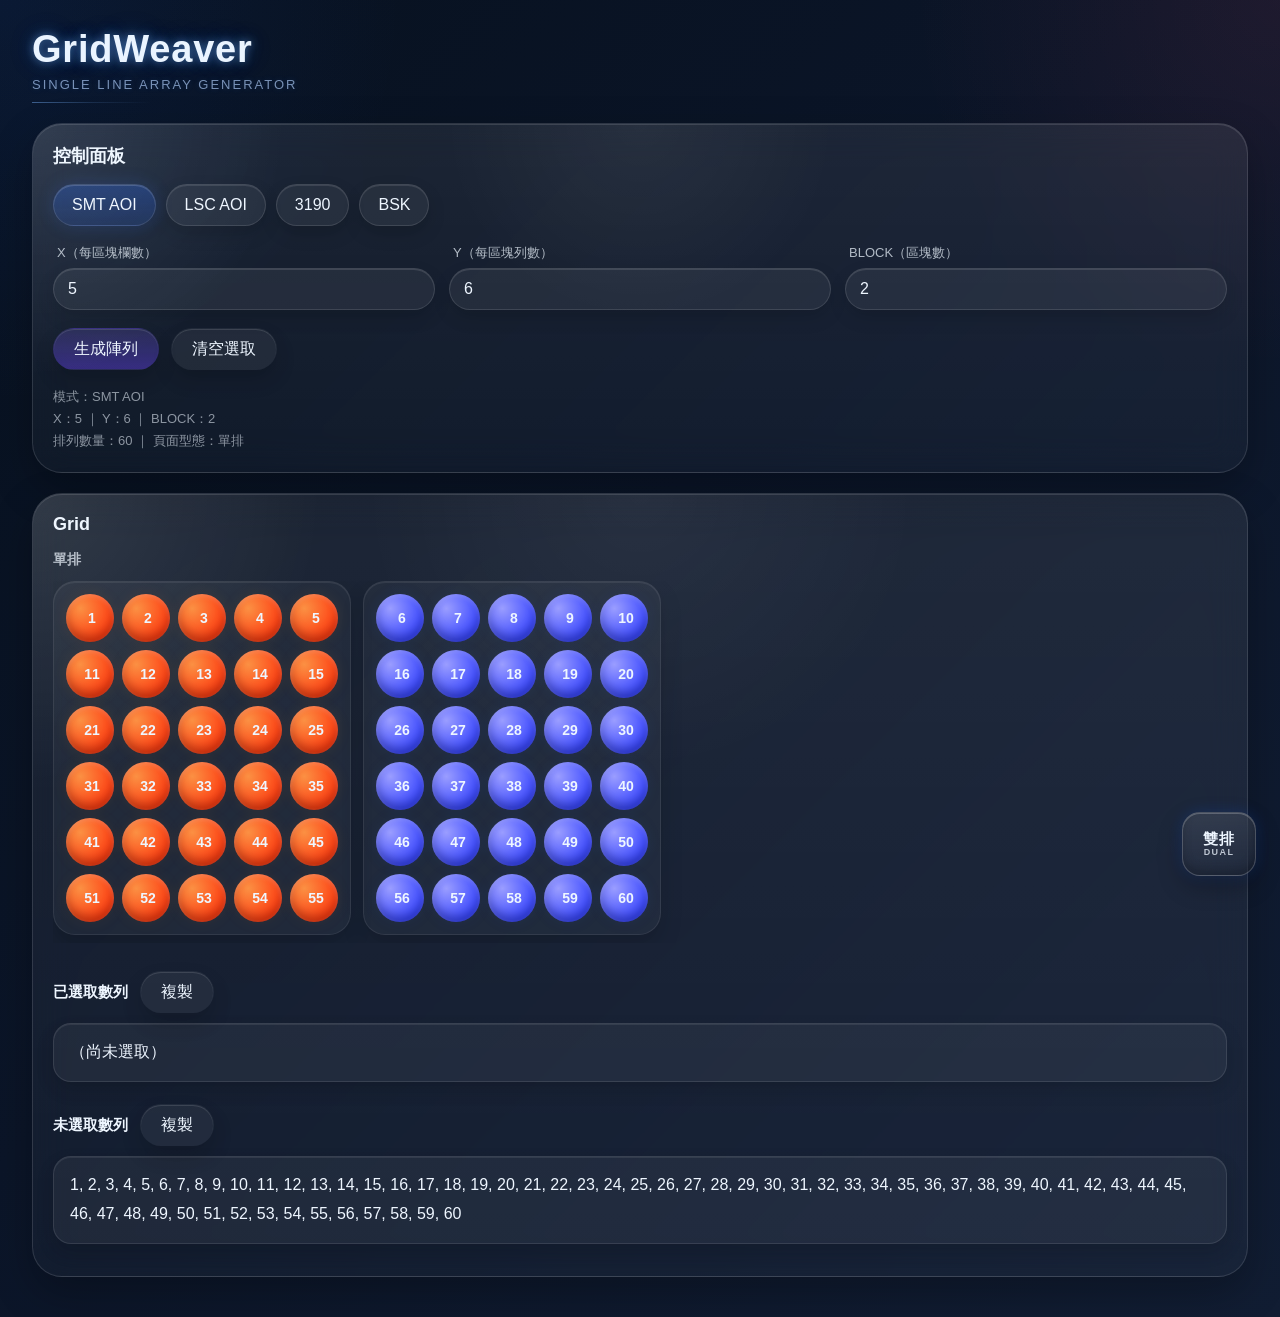
<file: index.html>
<!DOCTYPE html>
<html lang="zh-Hant">
<head>
  <meta charset="UTF-8" />
  <meta name="viewport" content="width=device-width, initial-scale=1.0" />
  <title>GridWeaver | 單排</title>
  <link rel="stylesheet" href="style.css" />
  <link rel="icon" type="image/png" href="GridWeaverICON.png">
</head>
<body data-page="single">
  <button class="floating-switch" id="pageSwitchBtn" type="button">
    <div class="main-text">雙排</div>
    <div class="sub-text">DUAL</div>
  </button>

  <div class="app-shell">
    <header class="topbar">
      <div>
        <h1>GridWeaver</h1>
        <p class="subtitle">Single Line Array Generator</p>
      </div>
    </header>

    <main class="main-layout">
      <section class="control-panel glass-card">
        <div class="panel-title">控制面板</div>

        <div class="tabs" id="modeTabs">
          <button class="tab-btn active" type="button" data-mode="SMT_AOI">SMT AOI</button>
          <button class="tab-btn" type="button" data-mode="LSC_AOI">LSC AOI</button>
          <button class="tab-btn" type="button" data-mode="AOI_3190">3190</button>
          <button class="tab-btn" type="button" data-mode="BSK">BSK</button>
          <button class="tab-btn" type="button" data-mode="AOI_2900"  hidden>2900 AOI</button>
        </div>

        <div class="input-grid">
          <div class="field">
            <label for="xInput">X（每區塊欄數）</label>
            <input id="xInput" type="number" min="1" value="5" />
          </div>

          <div class="field">
            <label for="yInput">Y（每區塊列數）</label>
            <input id="yInput" type="number" min="1" value="6" />
          </div>

          <div class="field">
            <label for="blockInput">BLOCK（區塊數）</label>
            <input id="blockInput" type="number" min="1" value="2" />
          </div>
        </div>

        <div class="action-row">
          <button id="generateBtn" type="button">生成陣列</button>
          <button id="clearBtn" type="button" class="ghost-btn">清空選取</button>
        </div>

        <div class="meta-info" id="metaInfo"></div>
      </section>

      <section class="result-panel glass-card">
        <div class="panel-title">Grid</div>
        <div class="grid-board" id="gridBoard"></div>

        <div class="result-section">
          <div class="result-header">
            <div class="result-title">已選取數列</div>
            <button id="copySelectedBtn" type="button" class="ghost-btn">複製</button>
          </div>
          <div class="text-result" id="selectedResult">（尚未選取）</div>
        </div>

        <div class="result-section">
          <div class="result-header">
            <div class="result-title">未選取數列</div>
            <button id="copyRemainingBtn" type="button" class="ghost-btn">複製</button>
          </div>
          <div class="text-result" id="remainingResult">（尚未生成）</div>
        </div>

        <div class="copy-message" id="copyMessage"></div>
      </section>
    </main>
  </div>

  <script src="script.js"></script>
</body>
</html>
</file>
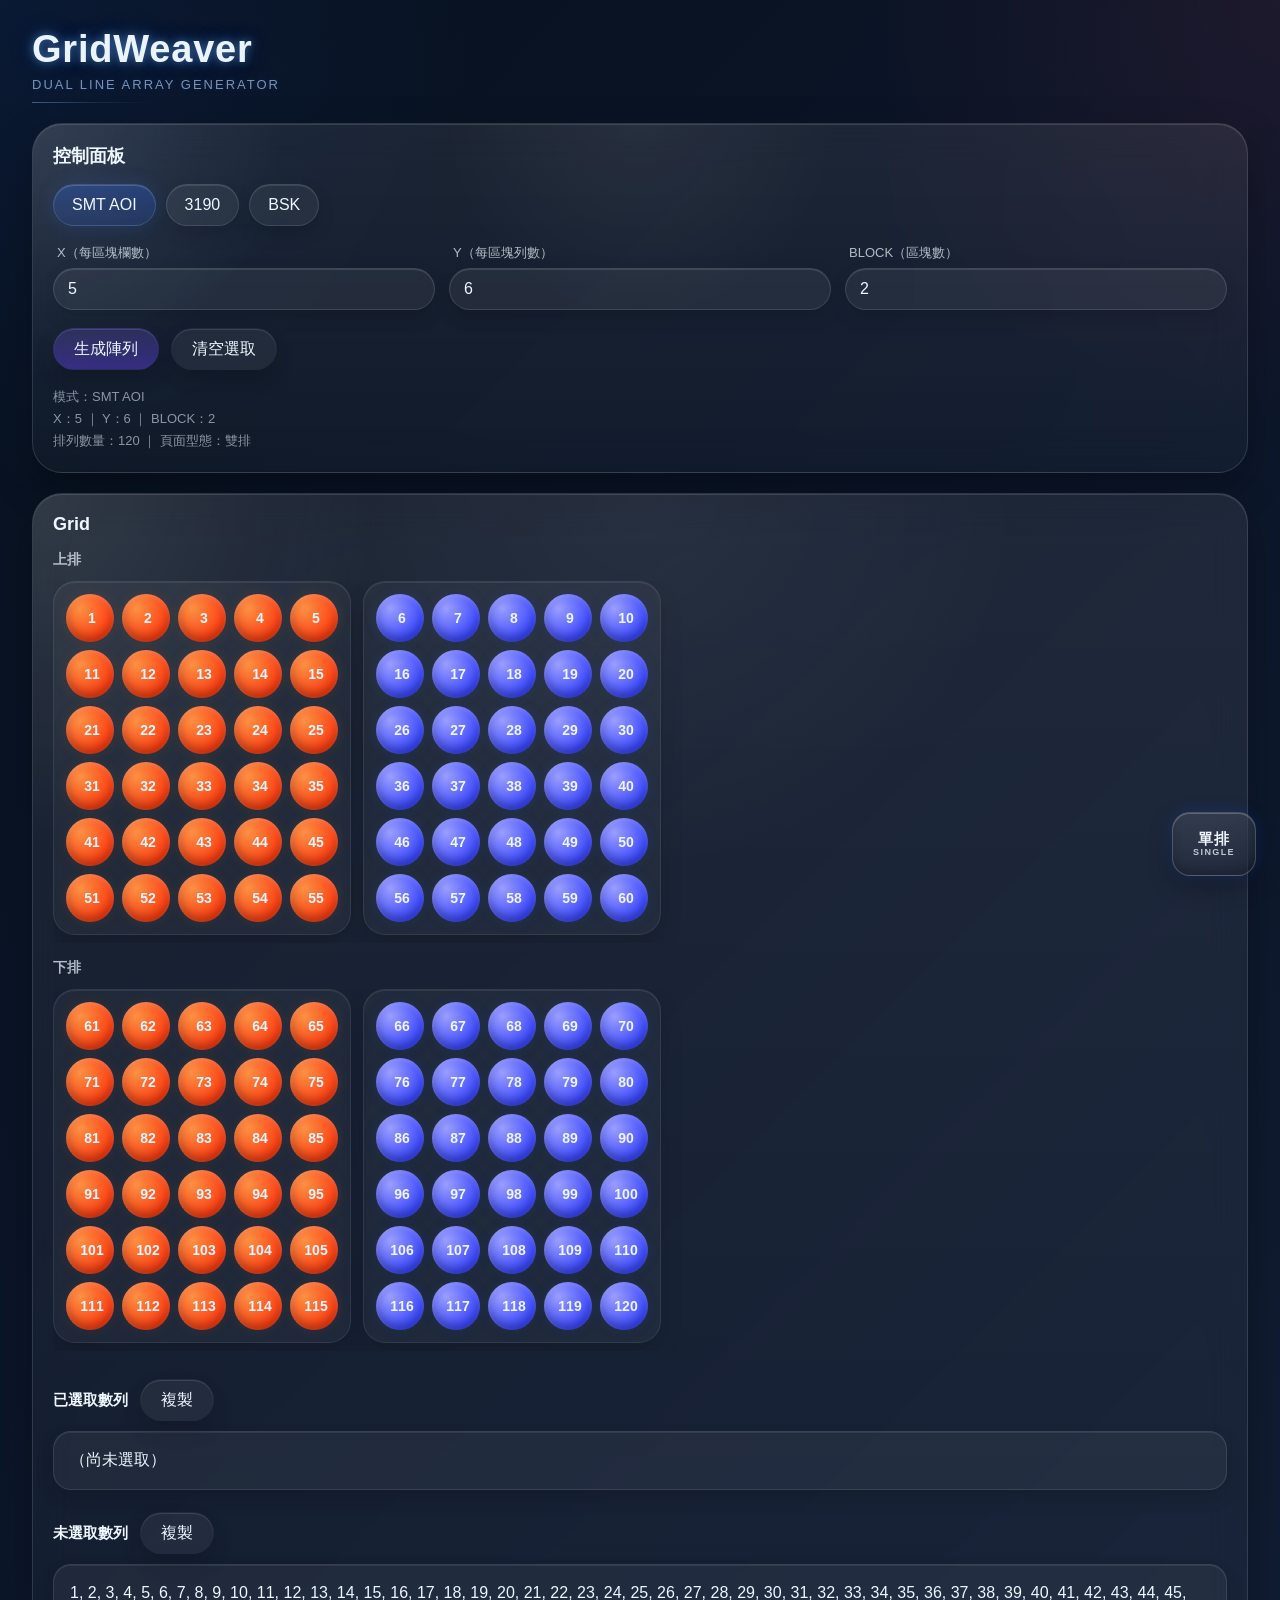
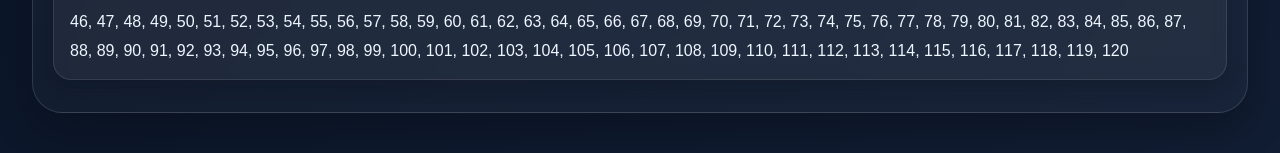
<file: dual.html>
<!DOCTYPE html>
<html lang="zh-Hant">
<head>
  <meta charset="UTF-8" />
  <meta name="viewport" content="width=device-width, initial-scale=1.0" />
  <title>GridWeaver | 雙排</title>
  <link rel="stylesheet" href="style.css" />
  <link rel="icon" type="image/png" href="GridWeaverICON.png">
</head>
<body data-page="dual">
  <button class="floating-switch" id="pageSwitchBtn" type="button">
    <div class="main-text">單排</div>
    <div class="sub-text">SINGLE</div>
  </button>

  <div class="app-shell">
    <header class="topbar">
      <div>
        <h1>GridWeaver</h1>
        <p class="subtitle">Dual Line Array Generator</p>
      </div>
    </header>

    <main class="main-layout">
      <section class="control-panel glass-card">
        <div class="panel-title">控制面板</div>

        <div class="tabs" id="modeTabs">
          <button class="tab-btn active" type="button" data-mode="SMT_AOI">SMT AOI</button>
          <button class="tab-btn" type="button" data-mode="LSC_AOI"  hidden>LSC AOI</button>
          <button class="tab-btn" type="button" data-mode="AOI_3190">3190</button>
          <button class="tab-btn" type="button" data-mode="BSK">BSK</button>
          <button class="tab-btn" type="button" data-mode="AOI_2900" hidden>2900 AOI</button>
        </div>

        <div class="input-grid">
          <div class="field">
            <label for="xInput">X（每區塊欄數）</label>
            <input id="xInput" type="number" min="1" value="5" />
          </div>

          <div class="field">
            <label for="yInput">Y（每區塊列數）</label>
            <input id="yInput" type="number" min="1" value="6" />
          </div>

          <div class="field">
            <label for="blockInput">BLOCK（區塊數）</label>
            <input id="blockInput" type="number" min="1" value="2" />
          </div>
        </div>

        <div class="action-row">
          <button id="generateBtn" type="button">生成陣列</button>
          <button id="clearBtn" type="button" class="ghost-btn">清空選取</button>
        </div>

        <div class="meta-info" id="metaInfo"></div>
      </section>

      <section class="result-panel glass-card">
        <div class="panel-title">Grid</div>
        <div class="grid-board dual-board" id="gridBoard"></div>

        <div class="result-section">
          <div class="result-header">
            <div class="result-title">已選取數列</div>
            <button id="copySelectedBtn" type="button" class="ghost-btn">複製</button>
          </div>
          <div class="text-result" id="selectedResult">（尚未選取）</div>
        </div>

        <div class="result-section">
          <div class="result-header">
            <div class="result-title">未選取數列</div>
            <button id="copyRemainingBtn" type="button" class="ghost-btn">複製</button>
          </div>
          <div class="text-result" id="remainingResult">（尚未生成）</div>
        </div>

        <div class="copy-message" id="copyMessage"></div>
      </section>
    </main>
  </div>

  <script src="script.js"></script>
</body>
</html>
</file>
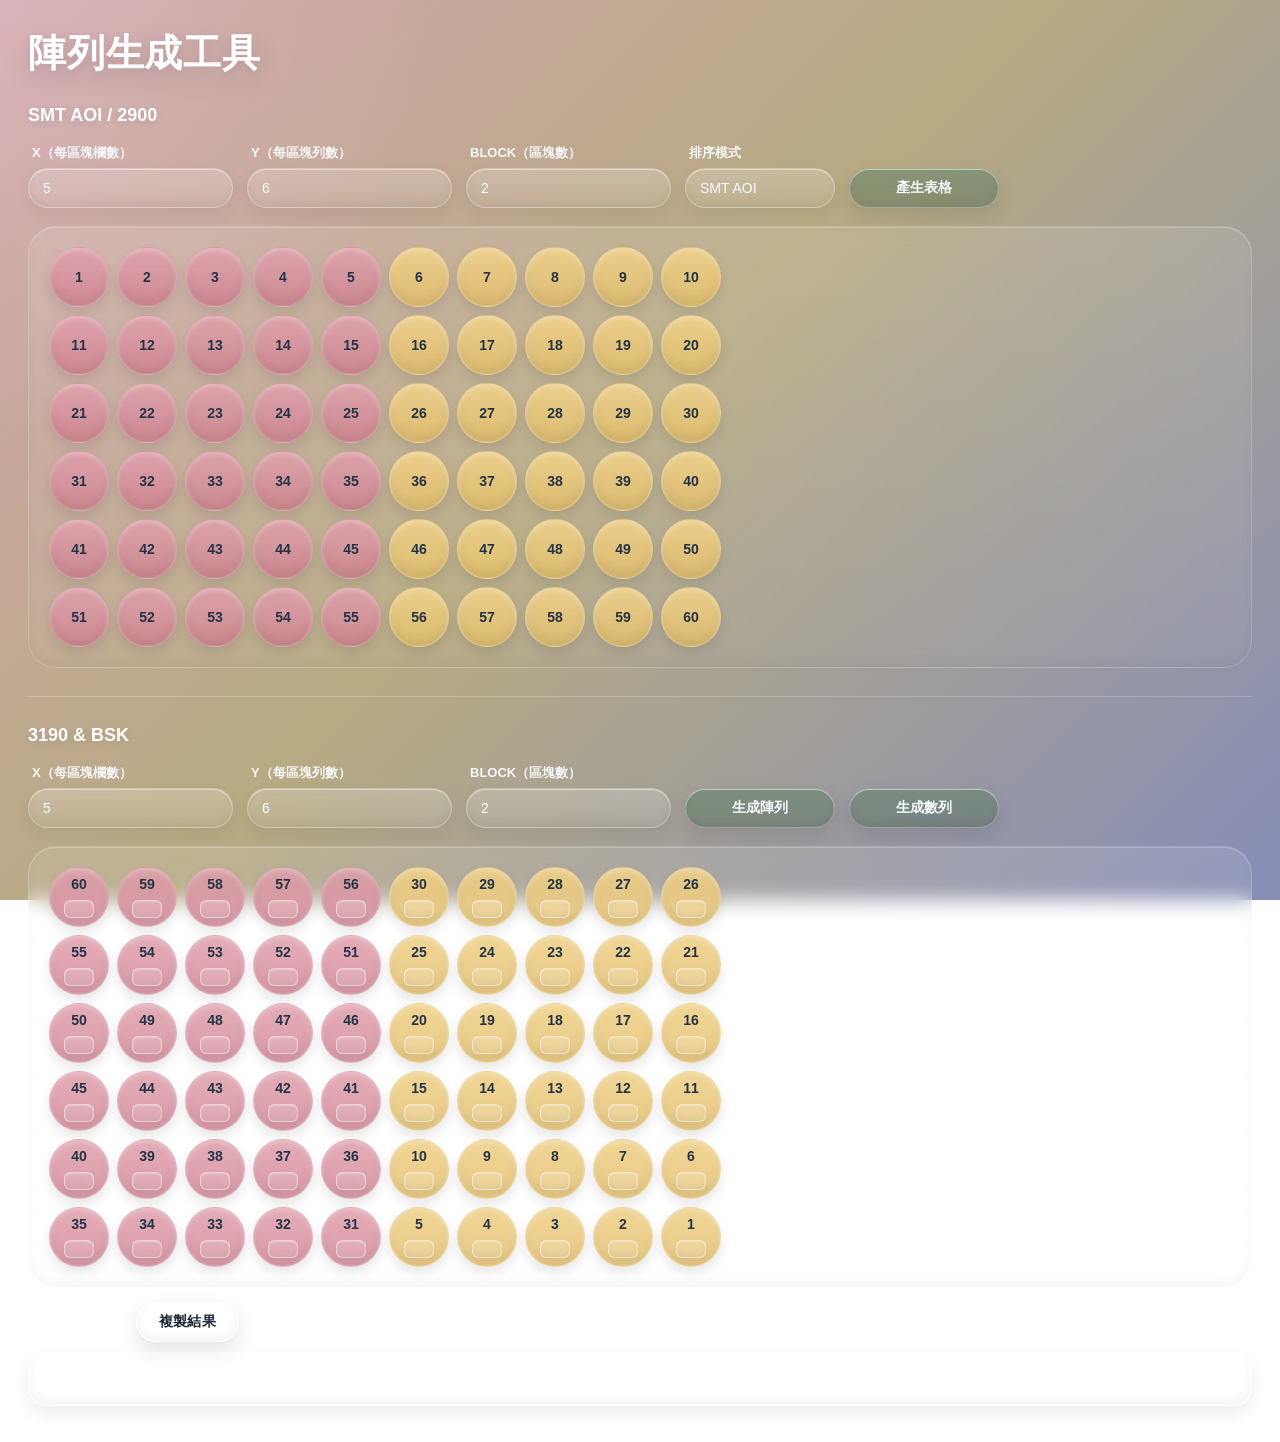
<file: OLD/GridWeaver.html>
<!DOCTYPE html>
<html lang="zh-Hant">
<head>
  <meta charset="UTF-8" />
  <meta name="viewport" content="width=device-width, initial-scale=1.0" />
  <title>GridWeaver</title>
  <link rel="stylesheet" href="style.css" />
</head>
<body>
<div class="page-container">
  <h1>陣列生成工具</h1>
  <div class="section-title">SMT AOI / 2900</div>

  <div class="controls">
    <div class="control-group">
      <label for="xInput">X（每區塊欄數）</label>
      <input type="number" id="xInput" min="1" value="5" />
    </div>

    <div class="control-group">
      <label for="yInput">Y（每區塊列數）</label>
      <input type="number" id="yInput" min="1" value="6" />
    </div>

    <div class="control-group">
      <label for="blockInput">BLOCK（區塊數）</label>
      <input type="number" id="blockInput" min="1" value="2" />
    </div>

    <div class="control-group">
      <label for="modeSelect">排序模式</label>
      <select id="modeSelect">
        <option value="SMT AOI">SMT AOI</option>
        <option value="2900">2900</option>
      </select>
    </div>

    <div class="control-group">
      <button id="generateBtn">產生表格</button>
    </div>
  </div>

  <div class="info" id="infoArea"></div>
  <div class="error" id="errorArea"></div>
  <div class="table-wrapper" id="tableContainer"></div>
  <hr />

  <div class="section-title">3190 &amp; BSK</div>

  <div class="controls">
    <div class="control-group">
      <label for="x3190Input">X（每區塊欄數）</label>
      <input type="number" id="x3190Input" min="1" value="5" />
    </div>

    <div class="control-group">
      <label for="y3190Input">Y（每區塊列數）</label>
      <input type="number" id="y3190Input" min="1" value="6" />
    </div>

    <div class="control-group">
      <label for="block3190Input">BLOCK（區塊數）</label>
      <input type="number" id="block3190Input" min="1" value="2" />
    </div>

    <div class="control-group">
      <button id="build3190Btn">生成陣列</button>
    </div>

    <div class="control-group">
      <button id="generate3190Btn">生成數列</button>
    </div>
  </div>

  <div class="info" id="info3190Area"></div>
  <div class="error" id="error3190Area"></div>
  <div class="table-wrapper" id="table3190Container"></div>

<div class="result-header">
  <div class="result-title">數列生成結果</div>
  <button id="copy3190Btn" type="button">複製結果</button>
</div>

<div id="result3190Container" class="text-result"></div>
<div id="copy3190Message" class="copy-message"></div>
</div>
  <script src="script.js"></script>
</body>
</html>
</file>
<file: style.css>
:root {
  --bg-main:
    radial-gradient(circle at top left, rgba(37, 99, 235, 0.10), transparent 22%),
    radial-gradient(circle at top right, rgba(255, 77, 109, 0.08), transparent 20%),
    linear-gradient(135deg, #07111f 0%, #0b1528 45%, #111d33 100%);

  --glass-1: rgba(255, 255, 255, 0.08);
  --glass-2: rgba(255, 255, 255, 0.03);
  --glass-border: rgba(255, 255, 255, 0.12);
  --glass-highlight: rgba(255, 255, 255, 0.14);

  --text-main: #eef6ff;
  --text-soft: rgba(238, 246, 255, 0.72);
  --text-muted: rgba(238, 246, 255, 0.56);

  --c-orange: #FF1F00;
  --c-blue: #1729ff;
  --c-green: #003112;
  --c-red: #FF0000;

  --radius-xl: 30px;
  --radius-lg: 24px;
  --radius-md: 18px;
  --radius-sm: 14px;
  --radius-pill: 999px;

  --shadow-card:
    0 16px 40px rgba(0, 0, 0, 0.26),
    inset 0 1px 0 rgba(255, 255, 255, 0.12);
}

* {
  box-sizing: border-box;
}

html,
body {
  margin: 0;
  padding: 0;
}

body {
  min-height: 100vh;
  font-family: "Segoe UI", "Noto Sans TC", Arial, sans-serif;
  color: var(--text-main);
  background: var(--bg-main);
}

button,
input {
  font: inherit;
}

.app-shell {
  max-width: 1440px;
  margin: 0 auto;
  padding: 28px 32px 40px;
}

.topbar {
  margin-bottom: 20px;
}

h1 {
  margin: 0;
  font-size: 38px;
  font-weight: 800;
  letter-spacing: 0.8px;
  color: #eaf4ff;
  text-shadow:
    0 0 3px rgba(255,255,255,0),
    0 0 8px rgba(125, 190, 255, 0.45),
    0 0 16px rgba(59, 130, 246, 0.30),
    0 0 30px rgba(37, 99, 235, 0.18);
}

.subtitle {
  margin-top: 6px;
  font-size: 13px;
  letter-spacing: 2px;
  color: rgba(180, 210, 255, 0.65);

  text-transform: uppercase;

  text-shadow:
    0 0 6px rgba(59, 130, 246, 0.2);
}

.subtitle::after {
  content: "";
  display: block;
  width: 120px;
  height: 1px;
  margin-top: 10px;

  background: linear-gradient(
    to right,
    rgba(120, 180, 255, 0.45),
    rgba(120, 180, 255, 0.15),
    transparent
  );
}

.main-layout {
  display: grid;
  grid-template-columns: 1fr;
  gap: 20px;
}

.glass-card {
  background: linear-gradient(180deg, var(--glass-1) 0%, var(--glass-2) 100%);
  border: 1px solid var(--glass-border);
  border-radius: var(--radius-xl);
  box-shadow: var(--shadow-card);
  backdrop-filter: blur(18px);
  -webkit-backdrop-filter: blur(18px);
  position: relative;
  overflow: hidden;
}

.glass-card::before {
  content: "";
  position: absolute;
  inset: 0;
  background:
    radial-gradient(circle at top left, rgba(255,255,255,0.10), transparent 20%),
    radial-gradient(circle at top center, rgba(255,255,255,0.05), transparent 28%);
  pointer-events: none;
}

.control-panel,
.result-panel {
  position: relative;
  z-index: 1;
  padding: 20px;
}

.panel-title {
  font-size: 18px;
  font-weight: 800;
  margin-bottom: 16px;
}

.tabs {
  display: flex;
  flex-wrap: wrap;
  gap: 10px;
  margin-bottom: 18px;
}

.tab-btn {
  height: 42px;
  padding: 0 18px;
  border: 1px solid rgba(255,255,255,0.12);
  border-radius: var(--radius-pill);
  background: rgba(255,255,255,0.06);
  color: var(--text-main);
  cursor: pointer;
  box-shadow:
    inset 0 1px 0 rgba(255,255,255,0.10),
    0 8px 18px rgba(0,0,0,0.16);
  transition: 0.18s ease;
}

.tab-btn:hover {
  transform: translateY(-1px);
  filter: brightness(1.06);
}

.tab-btn.active {
  background: linear-gradient(180deg, rgba(37, 99, 235, 0.32), rgba(37, 99, 235, 0.18));
  box-shadow:
    0 0 18px rgba(37, 99, 235, 0.20),
    inset 0 1px 0 rgba(255,255,255,0.16);
}

.input-grid {
  display: grid;
  grid-template-columns: repeat(3, minmax(180px, 1fr));
  gap: 14px;
}

.field {
  display: flex;
  flex-direction: column;
  gap: 6px;
}

label {
  font-size: 13px;
  color: var(--text-soft);
  padding-left: 4px;
}

input {
  height: 42px;
  padding: 0 14px;
  border-radius: var(--radius-pill);
  border: 1px solid rgba(255,255,255,0.12);
  outline: none;
  color: var(--text-main);
  background: rgba(255,255,255,0.06);
  box-shadow:
    inset 0 1px 0 rgba(255,255,255,0.12),
    0 8px 18px rgba(0,0,0,0.14);
}

input:focus {
  border-color: rgba(37, 99, 235, 0.38);
  box-shadow:
    0 0 0 3px rgba(37, 99, 235, 0.10),
    inset 0 1px 0 rgba(255,255,255,0.14),
    0 8px 18px rgba(0,0,0,0.14);
}

.action-row {
  display: flex;
  flex-wrap: wrap;
  gap: 12px;
  margin-top: 18px;
}

button {
  height: 42px;
  padding: 0 20px;
  border-radius: var(--radius-pill);
  border: 1px solid rgba(0,0,0,0);
  background: linear-gradient(180deg, rgba(105,90,207,0.25), rgba(107,70,255,0.4));
  color: var(--text-main);
  cursor: pointer;
  box-shadow:
    0 10px 20px rgba(0,0,0,0.16),
    inset 0 1px 0 rgba(255,255,255,0.12);
  transition: 0.18s ease;
}

button:hover {
  transform: translateY(-1px);
  filter: brightness(1.06);
}

.ghost-btn {
  background: rgba(255,255,255,0.06);
}

.meta-info {
  margin-top: 16px;
  color: var(--text-muted);
  font-size: 13px;
  line-height: 1.7;
}

.grid-board {
  display: flex;
  flex-direction: column;
  gap: 16px;
  overflow-x: auto;
  overflow-y: hidden;
  padding-bottom: 6px;
}

.line-section {
  display: flex;
  flex-direction: column;
  gap: 12px;
  min-width: max-content;
}

.line-title {
  font-size: 14px;
  color: var(--text-soft);
  font-weight: 700;
}

.block-row {
  display: flex;
  flex-wrap: nowrap;
  gap: 12px;
  align-items: flex-start;
  overflow-x: auto;
  overflow-y: hidden;
  padding-bottom: 8px;
}

.block-panel {
  flex: 0 0 auto;
  padding: 12px;
  border-radius: 22px;
  background: rgba(255,255,255,0.04);
  border: 1px solid rgba(255,255,255,0.08);
  box-shadow:
    inset 0 1px 0 rgba(255,255,255,0.08),
    0 10px 22px rgba(0,0,0,0.16);
}

.ball-grid {
  display: grid;
  gap: 8px;
}

.ball {
  width: 48px;
  height: 48px;
  border-radius: 50%;
  display: flex;
  align-items: center;
  justify-content: center;
  position: relative;
  color: #eef6ff;
  font-size: 14px;
  font-weight: 800;
  cursor: pointer;
  user-select: none;
  transition: transform 0.16s ease, filter 0.16s ease, box-shadow 0.16s ease;
  box-shadow:
    inset 0 2px 5px rgba(255,255,255,0.18),
    inset 0 -6px 10px rgba(0,0,0,0.26);
}

.ball:hover {
  transform: translateY(-1px) scale(1.02);
  filter: brightness(1.04);
}

.ball input[type="checkbox"] {
  display: none;
}

.ball-orange {
  background: radial-gradient(circle at 30% 30%, #fb9043, var(--c-orange));
  box-shadow:
    0 0 8px rgba(255,159,28,0),
    0 0 16px rgba(255,159,28,0.08),
    inset 0 2px 5px rgba(255,255,255,0.20),
    inset 0 -6px 10px rgba(0,0,0,0.26);
}

.ball-blue {
  background: radial-gradient(circle at 30% 30%, #9a9dff, var(--c-blue));
  box-shadow:
    0 0 8px rgba(37,99,235,0),
    0 0 16px rgba(37,99,235,0.08),
    inset 0 2px 5px rgba(255,255,255,0.20),
    inset 0 -6px 10px rgba(0,0,0,0.26);
}

.ball-green {
  background: radial-gradient(circle at 30% 30%, #cfcb3f, var(--c-green));
  box-shadow:
    0 0 8px rgba(34,197,94,0),
    0 0 16px rgba(34,197,94,0.08),
    inset 0 2px 5px rgba(255,255,255,0.20),
    inset 0 -6px 10px rgba(0,0,0,0.26);
}

.ball.selected {
  background: radial-gradient(circle at 30% 30%, #ff6b6b, var(--c-red));
  transform: translateY(-1px) scale(1.04);
  box-shadow:
    0 0 10px rgba(255,77,109,0.42),
    0 0 18px rgba(255,77,109,0.14),
    inset 0 2px 6px rgba(255,255,255,0.22),
    inset 0 -6px 10px rgba(0,0,0,0.22);
}

.result-section {
  margin-top: 22px;
}

.result-header {
  display: flex;
  align-items: center;
  gap: 12px;
  margin-bottom: 10px;
}

.result-title {
  font-size: 15px;
  font-weight: 800;
}

.text-result {
  min-height: 56px;
  padding: 14px 16px;
  border-radius: var(--radius-md);
  border: 1px solid rgba(255,255,255,0.10);
  background: rgba(255,255,255,0.05);
  color: var(--text-main);
  line-height: 1.8;
  word-break: break-word;
  box-shadow:
    inset 0 1px 0 rgba(255,255,255,0.08),
    0 8px 18px rgba(0,0,0,0.14);
}

.copy-message {
  margin-top: 12px;
  color: var(--text-soft);
  font-size: 13px;
}

.floating-switch {
  position: fixed;
  right: 24px;
  bottom: 24px;
  z-index: 100;

  height: 64px;

  border-radius: 18px;
  border: 1px solid rgba(255, 255, 255, 0.18);

  display: flex;
  flex-direction: column;
  align-items: center;
  justify-content: center;
  gap: 2px;

  color: #eef6ff;
  cursor: pointer;

  background:
    linear-gradient(180deg,
      rgba(0, 0, 0, 0) 0%,
      rgba(0, 0, 0, 0) 45%,
      rgba(0, 0, 0, 0) 100%
    ),
    linear-gradient(180deg,
      rgba(255,255,255,0.10),
      rgba(255,255,255,0.03)
    );

  backdrop-filter: blur(16px);
  -webkit-backdrop-filter: blur(16px);

  box-shadow:
    0 10px 24px rgba(0,0,0,0.28),
    0 0 16px rgba(37, 99, 235, 0.24),
    inset 0 1px 0 rgba(255,255,255,0.22),
    inset 0 -6px 10px rgba(0,0,0,0.18);

  /*transition: transform 0.2s ease, box-shadow 0.2s ease, filter 0.2s ease;*/
 /* animation: blueBreath 2.6s ease-in-out infinite;*/
}

.floating-switch:hover {
  transform: translateY(-2px) scale(1.03);
  filter: brightness(1.08);
  box-shadow:
    0 14px 30px rgba(0,0,0,0.34),
    0 0 24px rgba(37, 99, 235, 0.34),
    0 0 40px rgba(59, 130, 246, 0.18),
    inset 0 1px 0 rgba(255,255,255,0.28),
    inset 0 -6px 10px rgba(0,0,0,0.18);
}

.floating-switch:active {
  transform: translateY(0) scale(0.98);
}

.floating-switch .main-text {
  font-size: 15px;
  font-weight: 800;
  letter-spacing: 1px;
  line-height: 1;
}

.floating-switch .sub-text {
  font-size: 9px;
  font-weight: 700;
  letter-spacing: 1.4px;
  opacity: 0.76;
  line-height: 1;
}

@keyframes blueBreath {
  0%, 100% {
    box-shadow:
      0 10px 24px rgba(0,0,0,0.28),
      0 0 10px rgba(37, 99, 235, 0.20),
      0 0 20px rgba(59, 130, 246, 0.10),
      inset 0 1px 0 rgba(255,255,255,0.22),
      inset 0 -6px 10px rgba(0,0,0,0.18);
  }
  50% {
    box-shadow:
      0 10px 24px rgba(0,0,0,0.28),
      0 0 22px rgba(37, 99, 235, 0.40),
      0 0 42px rgba(59, 130, 246, 0.20),
      inset 0 1px 0 rgba(255,255,255,0.26),
      inset 0 -6px 10px rgba(0,0,0,0.18);
  }
}


.grid-board::-webkit-scrollbar,
.block-row::-webkit-scrollbar {
  height: 8px;
}

.grid-board::-webkit-scrollbar-track,
.block-row::-webkit-scrollbar-track {
  background: rgba(255,255,255,0.05);
  border-radius: 999px;
}

.grid-board::-webkit-scrollbar-thumb,
.block-row::-webkit-scrollbar-thumb {
  background: rgba(255,255,255,0.16);
  border-radius: 999px;
}

@media (max-width: 1024px) {
  .input-grid {
    grid-template-columns: 1fr;
  }

  .ball {
    width: 44px;
    height: 44px;
    font-size: 11px;
  }

  .floating-switch {
    width: 60px;
    height: 60px;
    left: 10px;
  }
}

@media (max-width: 768px) {
  .app-shell {
    padding: 20px 18px 28px;
  }

  h1 {
    font-size: 30px;
  }

  .tabs {
    gap: 8px;
  }

  .tab-btn {
    padding: 0 14px;
  }

  .block-row {
    gap: 10px;
  }

  .ball-grid {
    gap: 7px;
  }

  .ball {
    width: 40px;
    height: 40px;
    font-size: 10px;
  }
}
</file>
<file: OLD/style.css>
:root {
  --bg-main: linear-gradient(135deg, #d2a5ad 0%, #b7ab83 48%, #868db7 100%);
  --bg-vignette: radial-gradient(circle at top left, rgba(255,255,255,0.16), transparent 28%);

  --glass-1: rgba(255, 255, 255, 0.20);
  --glass-2: rgba(255, 255, 255, 0.09);
  --glass-3: rgba(255, 255, 255, 0.05);
  --glass-border: rgba(255, 255, 255, 0.28);
  --glass-border-soft: rgba(255, 255, 255, 0.16);
  --glass-highlight: rgba(255, 255, 255, 0.52);

  --shadow-soft: rgba(34, 31, 54, 0.08);
  --shadow-mid: rgba(28, 30, 52, 0.14);
  --shadow-deep: rgba(16, 19, 36, 0.18);

  --text-main: #f7fbff;
  --text-soft: rgba(247, 251, 255, 0.84);
  --text-dark: #243446;
  --text-darker: #1a2633;

  --blue-strong: #58779c;
  --blue-soft: #7690af;

  --yellow-strong: #e3be68;
  --yellow-soft: #efd18b;

  --pink-strong: #cf7c8d;
  --pink-soft: #dfa1ad;

  --green-btn-1: rgba(96, 131, 104, 0.56);
  --green-btn-2: rgba(63, 94, 72, 0.36);

  --white-btn-1: rgba(255, 255, 255, 0.30);
  --white-btn-2: rgba(255, 255, 255, 0.12);

  --danger-bg: rgba(162, 64, 64, 0.18);

  --radius-xl: 30px;
  --radius-lg: 24px;
  --radius-md: 18px;
  --radius-sm: 14px;
  --radius-pill: 999px;
}

* {
  box-sizing: border-box;
}

html,
body {
  margin: 0;
  padding: 0;
}

body {
  min-height: 100vh;
  padding: 28px;
  font-family: "Segoe UI", "Noto Sans TC", Arial, sans-serif;
  color: var(--text-main);
  background:
    var(--bg-vignette),
    var(--bg-main);
  background-attachment: fixed;
}

option {
  color: #222;
}

.page-container {
  max-width: 1280px;
  margin: 0 auto;
}

/* ===== 標題 ===== */
h1 {
  margin: 0 0 26px;
  font-size: 38px;
  font-weight: 800;
  letter-spacing: 0.8px;
  color: #ffffff;
  text-shadow:
    0 10px 30px rgba(31, 24, 45, 0.14),
    0 2px 8px rgba(0, 0, 0, 0.06);
}

.subtitle {
  margin: 0 0 24px;
  font-size: 14px;
  letter-spacing: 0.35px;
  color: var(--text-soft);
}

/* ===== 區塊 ===== */
.section {
  position: relative;
  padding: 26px;
  margin-bottom: 26px;
  border-radius: var(--radius-xl);
  background:
    linear-gradient(180deg, var(--glass-1) 0%, var(--glass-2) 100%);
  border: 1px solid var(--glass-border);
  box-shadow:
    0 18px 36px var(--shadow-soft),
    inset 0 1px 0 var(--glass-highlight),
    inset 0 -8px 18px rgba(0, 0, 0, 0.05);
  backdrop-filter: blur(18px);
  -webkit-backdrop-filter: blur(18px);
  overflow: hidden;
}

.section::before {
  content: "";
  position: absolute;
  inset: 0;
  background:
    radial-gradient(circle at top left, rgba(255,255,255,0.16), transparent 24%),
    radial-gradient(circle at top center, rgba(255,255,255,0.07), transparent 32%);
  pointer-events: none;
}

.section-title,
.controls,
.info,
.error,
.table-wrapper,
.result-header,
.text-result,
.copy-message {
  position: relative;
  z-index: 1;
}

.section-title {
  margin: 0 0 18px;
  font-size: 18px;
  font-weight: 800;
  color: #ffffff;
  text-shadow: 0 2px 10px rgba(0, 0, 0, 0.10);
}

/* ===== 控制區 ===== */
.controls {
  display: flex;
  flex-wrap: wrap;
  align-items: end;
  gap: 14px;
  margin-bottom: 18px;
}

.control-group {
  display: flex;
  flex-direction: column;
  gap: 6px;
  min-width: 150px;
}

label {
  padding-left: 4px;
  font-size: 13px;
  font-weight: 600;
  color: rgba(249, 252, 255, 0.94);
}

input,
select {
  height: 40px;
  padding: 0 14px;
  border: 1px solid rgba(255, 255, 255, 0.24);
  border-radius: var(--radius-pill);
  outline: none;
  font-size: 14px;
  color: #f8fbff;
  background:
    linear-gradient(180deg, rgba(255,255,255,0.20) 0%, rgba(255,255,255,0.08) 100%);
  box-shadow:
    0 6px 16px rgba(33, 29, 52, 0.07),
    inset 0 1px 0 rgba(255,255,255,0.46),
    inset 0 -4px 8px rgba(0,0,0,0.04);
  backdrop-filter: blur(8px);
  -webkit-backdrop-filter: blur(8px);
  transition: border-color 0.18s ease, box-shadow 0.18s ease, transform 0.18s ease;
}

input::placeholder {
  color: rgba(248, 251, 255, 0.58);
}

input:focus,
select:focus {
  border-color: rgba(255, 255, 255, 0.38);
  box-shadow:
    0 0 0 3px rgba(255,255,255,0.07),
    0 8px 20px rgba(24, 36, 54, 0.08),
    inset 0 1px 0 rgba(255,255,255,0.54),
    inset 0 -4px 8px rgba(0,0,0,0.04);
}

select {
  appearance: none;
  cursor: pointer;
}

/* ===== 按鈕 ===== */
button {
  height: 40px;
  padding: 0 22px;
  border: 1px solid rgba(255, 255, 255, 0.24);
  border-radius: var(--radius-pill);
  cursor: pointer;
  font-size: 14px;
  font-weight: 800;
  letter-spacing: 0.2px;
  color: #f9fcff;
  background:
    linear-gradient(180deg, var(--white-btn-1) 0%, var(--white-btn-2) 100%);
  box-shadow:
    0 8px 20px rgba(22, 25, 46, 0.12),
    inset 0 1px 0 rgba(255,255,255,0.52),
    inset 0 -4px 8px rgba(0,0,0,0.05);
  backdrop-filter: blur(8px);
  -webkit-backdrop-filter: blur(8px);
  transition: transform 0.16s ease, box-shadow 0.16s ease, filter 0.16s ease;
}

button:hover {
  transform: translateY(-2px);
  box-shadow:
    0 12px 24px rgba(22, 25, 46, 0.14),
    inset 0 1px 0 rgba(255,255,255,0.58),
    inset 0 -4px 8px rgba(0,0,0,0.04);
  filter: brightness(1.03);
}

button:active {
  transform: translateY(0) scale(0.985);
}

#generateBtn,
#build3190Btn,
#generate3190Btn {
  background:
    linear-gradient(180deg, var(--green-btn-1) 0%, var(--green-btn-2) 100%);
}

#copy3190Btn {
  background:
    linear-gradient(180deg, rgba(255,255,255,0.34) 0%, rgba(255,255,255,0.16) 100%);
  color: var(--text-darker);
}

/* ===== 資訊 ===== */
.info {
  margin-bottom: 12px;
  font-size: 13px;
  font-weight: 600;
  color: rgba(246, 250, 255, 0.88);
}

.error {
  display: none;
  margin-bottom: 12px;
  padding: 10px 14px;
  border-radius: 14px;
  border: 1px solid rgba(255, 255, 255, 0.14);
  background: var(--danger-bg);
  color: #fff4f4;
  font-size: 13px;
  box-shadow:
    inset 0 1px 0 rgba(255,255,255,0.16),
    0 4px 10px rgba(90, 30, 30, 0.06);
}

/* ===== 分隔線 ===== */
hr {
  margin: 28px 0;
  border: none;
  border-top: 1px solid rgba(255, 255, 255, 0.20);
}

/* ===== 表格外框 ===== */
.table-wrapper {
  overflow-x: auto;
  padding: 12px;
  border-radius: 28px;
  background:
    linear-gradient(180deg, rgba(255,255,255,0.10) 0%, rgba(255,255,255,0.04) 100%);
  border: 1px solid var(--glass-border-soft);
  box-shadow:
    inset 0 1px 0 rgba(255,255,255,0.22),
    inset 0 -6px 10px rgba(0,0,0,0.03);
  backdrop-filter: blur(10px);
  -webkit-backdrop-filter: blur(10px);
}

/* ===== 表格 ===== */
table {
  border-collapse: separate;
  border-spacing: 8px;
  min-width: max-content;
}

th,
td {
  min-width: 60px;
  height: 60px;
  text-align: center;
  vertical-align: middle;
  border: 1px solid rgba(255,255,255,0.14);
  border-radius: 3rem;
}

th {
  font-size: 14px;
  font-weight: 800;
  color: #eef4fb;
  box-shadow:
    inset 0 1px 0 rgba(255,255,255,0.22),
    inset 0 -4px 8px rgba(0,0,0,0.05);
}

td {
  font-size: 14px;
  font-weight: 700;
  color: var(--text-dark);
  box-shadow:
    inset 0 2px 4px rgba(255,255,255,0.28),
    inset 0 -6px 10px rgba(0,0,0,0.06),
    0 6px 12px rgba(18, 22, 42, 0.10);
  transition: transform 0.15s ease, box-shadow 0.15s ease, filter 0.15s ease;
}

td:hover {
  transform: translateY(-2px) scale(1.03);
  box-shadow:
    0 10px 16px rgba(18, 22, 42, 0.12),
    inset 0 2px 5px rgba(255,255,255,0.36),
    inset 0 -6px 10px rgba(0,0,0,0.05);
}

/* ===== 表格配色 ===== */
.block-header {
  background:
    linear-gradient(180deg, rgba(76, 93, 117, 0.62) 0%, rgba(76, 93, 117, 0.44) 100%);
}

.block-odd {
  background:
    linear-gradient(180deg, rgba(239, 209, 139, 0.92) 0%, rgba(227, 190, 104, 0.80) 100%);
}

.block-even {
  background:
    linear-gradient(180deg, rgba(118, 144, 175, 0.90) 0%, rgba(88, 119, 156, 0.78) 100%);
  color: #eff6fc;
}

.block-extra {
  background:
    linear-gradient(180deg, rgba(223, 161, 173, 0.88) 0%, rgba(207, 124, 141, 0.76) 100%);
}

/* ===== checkbox ===== */
.checkbox-cell {
  display: flex;
  flex-direction: column;
  align-items: center;
  justify-content: center;
  gap: 8px;
}

.checkbox-cell input[type="checkbox"] {
  appearance: none;
  width: 18px;
  height: 18px;
  margin: 0;
  border: 1px solid rgba(255, 255, 255, 0.40);
  border-radius: 6px;
  background: rgba(255,255,255,0.22);
  box-shadow:
    inset 0 1px 2px rgba(255,255,255,0.36),
    inset 0 -3px 6px rgba(0,0,0,0.05),
    0 2px 5px rgba(0,0,0,0.06);
  cursor: pointer;
  position: relative;
  transition: transform 0.15s ease, background 0.15s ease, box-shadow 0.15s ease;
}

.checkbox-cell input[type="checkbox"]:hover {
  transform: scale(1.08);
}

.checkbox-cell input[type="checkbox"]:checked {
  background: rgba(73, 99, 127, 0.92);
  box-shadow:
    inset 0 1px 2px rgba(255,255,255,0.14),
    0 4px 8px rgba(21, 35, 52, 0.14);
}

.checkbox-cell input[type="checkbox"]:checked::after {
  content: "✓";
  position: absolute;
  top: 50%;
  left: 50%;
  transform: translate(-50%, -54%);
  color: #ffffff;
  font-size: 12px;
  font-weight: 800;
}

/* ===== 結果區 ===== */
.result-header {
  display: flex;
  align-items: center;
  gap: 12px;
  margin-top: 14px;
  margin-bottom: 10px;
}

.result-title {
  font-weight: 800;
  color: #ffffff;
}

.text-result {
  min-height: 54px;
  padding: 14px 16px;
  border-radius: var(--radius-md);
  border: 1px solid rgba(255,255,255,0.16);
  background:
    linear-gradient(180deg, rgba(255,255,255,0.16) 0%, rgba(255,255,255,0.09) 100%);
  color: #f8fbff;
  line-height: 1.7;
  word-break: break-word;
  box-shadow:
    0 8px 16px rgba(18, 29, 44, 0.08),
    inset 0 1px 0 rgba(255,255,255,0.22),
    inset 0 -6px 10px rgba(0,0,0,0.04);
}

.copy-message {
  margin-top: 8px;
  font-size: 13px;
  color: rgba(247, 250, 255, 0.92);
}

/* ===== 捲軸 ===== */
.table-wrapper::-webkit-scrollbar {
  height: 10px;
}

.table-wrapper::-webkit-scrollbar-track {
  background: rgba(255,255,255,0.10);
  border-radius: 999px;
}

.table-wrapper::-webkit-scrollbar-thumb {
  background: rgba(88, 119, 156, 0.34);
  border-radius: 999px;
}

/* ===== 響應式 ===== */
@media (max-width: 1024px) {
  .control-group {
    min-width: 180px;
  }
}

@media (max-width: 768px) {
  body {
    padding: 16px;
  }

  .section {
    padding: 18px;
    border-radius: 24px;
  }

  .controls {
    gap: 10px;
  }

  .control-group {
    min-width: 100%;
  }

  th,
  td {
    min-width: 62px;
    height: 54px;
    font-size: 13px;
  }

  h1 {
    font-size: 30px;
  }
}

td.selected {
  transform: translateY(-4px) scale(1.06);

  box-shadow:
    0 0 0 2px rgba(255,255,255,0.35),
    0 12px 24px rgba(18, 22, 42, 0.22),
    inset 0 2px 6px rgba(255,255,255,0.5),
    inset 0 -6px 10px rgba(0,0,0,0.05);

  filter: brightness(1.08);
}


.block-extra.selected {
  box-shadow:
    0 0 14px rgba(223,161,173,0.6),
    0 12px 24px rgba(18,22,42,0.22),
    inset 0 2px 6px rgba(255,255,255,0.5);
}


.block-odd.selected {
  box-shadow:
    0 0 14px rgba(239,209,139,0.7),
    0 12px 24px rgba(18,22,42,0.22),
    inset 0 2px 6px rgba(255,255,255,0.5);
}


.block-even.selected {
  box-shadow:
    0 0 14px rgba(118,144,175,0.7),
    0 12px 24px rgba(18,22,42,0.22),
    inset 0 2px 6px rgba(255,255,255,0.5);
}
</file>
